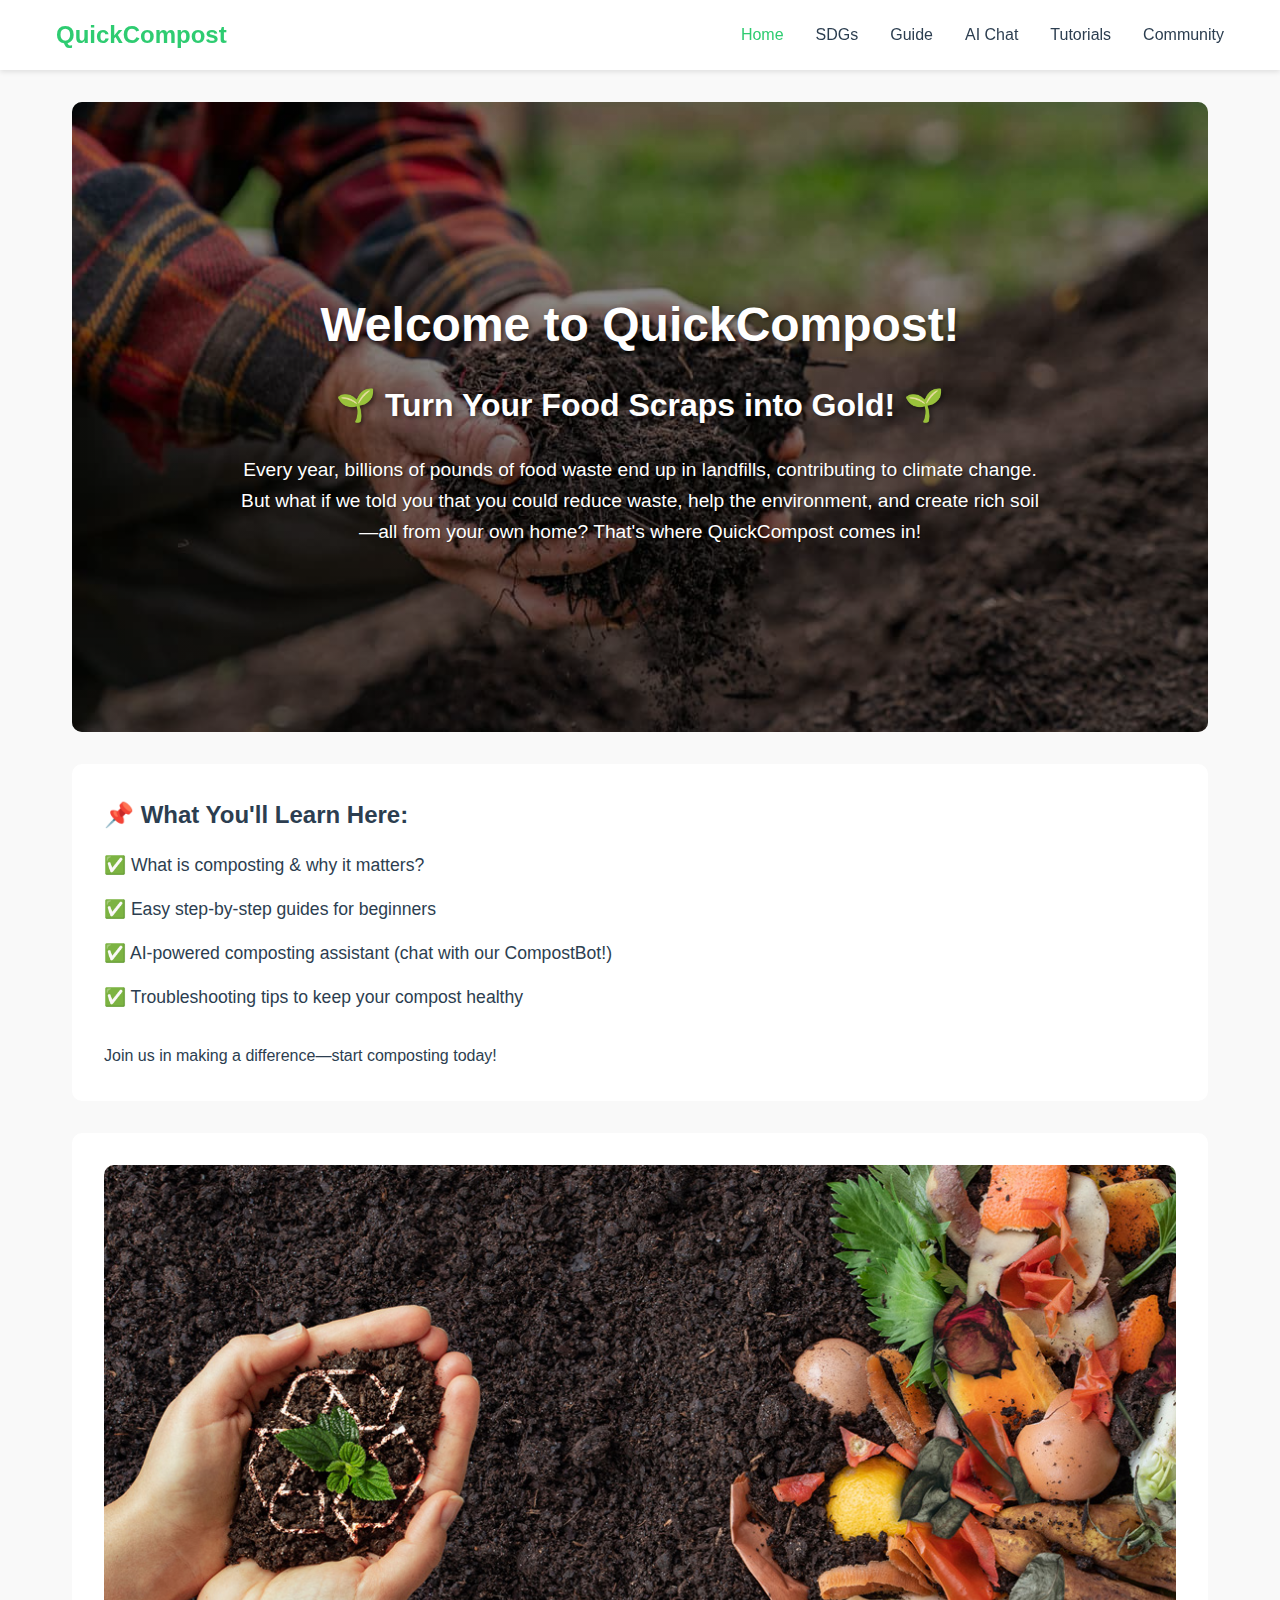
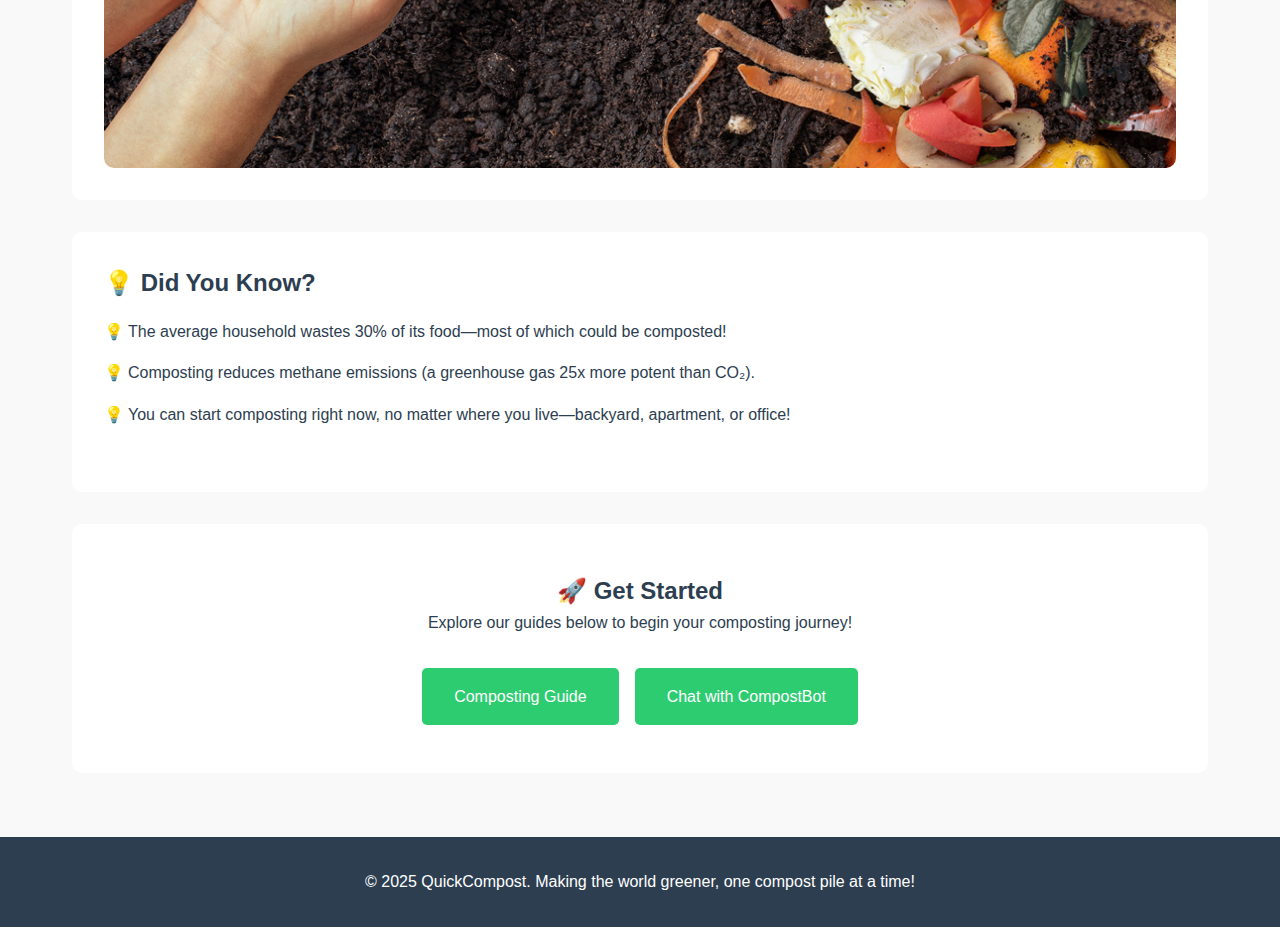
<file: index.html>
<!DOCTYPE html>
<html lang="en">
<head>
    <meta charset="UTF-8">
    <meta name="viewport" content="width=device-width, initial-scale=1.0">
    <title>QuickCompost - Turn Food Scraps into Gold!</title>
    <link rel="stylesheet" href="styles.css">
</head>
<body>
    <nav class="navbar">
        <div class="nav-container">
            <h1 class="logo">QuickCompost</h1>
            <ul class="nav-links">
                <li><a href="index.html" class="active">Home</a></li>
                <li><a href="sdgs.html">SDGs</a></li>
                <li><a href="guide.html">Guide</a></li>
                <li><a href="chat.html">AI Chat</a></li>
                <li><a href="tutorials.html">Tutorials</a></li>
                <li><a href="community.html">Community</a></li>
            </ul>
        </div>
    </nav>

    <main class="container">
        <section class="hero">
            <div class="hero-content">
                <div class="hero-image">
                    <img src="images/51155842683_58999acae8_k.jpg" alt="Beautiful compost field with young plants and a compost container">
                </div>
                <div class="hero-text-overlay">
                    <h1>Welcome to QuickCompost!</h1>
                    <h2>🌱 Turn Your Food Scraps into Gold! 🌱</h2>
                    <p class="hero-text">
                        Every year, billions of pounds of food waste end up in landfills, contributing to climate change. 
                        But what if we told you that you could reduce waste, help the environment, and create rich soil—all from your own home? 
                        That's where QuickCompost comes in!
                    </p>
                </div>
            </div>
        </section>

        <section class="features">
            <h2>📌 What You'll Learn Here:</h2>
            <ul class="feature-list">
                <li>✅ What is composting & why it matters?</li>
                <li>✅ Easy step-by-step guides for beginners</li>
                <li>✅ AI-powered composting assistant (chat with our CompostBot!)</li>
                <li>✅ Troubleshooting tips to keep your compost healthy</li>
            </ul>
            <p class="cta">Join us in making a difference—start composting today!</p>
        </section>

        <section class="comparison">
            <div class="comparison-image">
                <img src="images/composting.jpg" alt="A visual comparison of food waste in landfills vs. composted soil">
            </div>
        </section>

        <section class="facts">
            <h2>💡 Did You Know?</h2>
            <ul class="fact-list">
                <li>The average household wastes 30% of its food—most of which could be composted!</li>
                <li>Composting reduces methane emissions (a greenhouse gas 25x more potent than CO₂).</li>
                <li>You can start composting right now, no matter where you live—backyard, apartment, or office!</li>
            </ul>
        </section>

        <section class="get-started">
            <h2>🚀 Get Started</h2>
            <p>Explore our guides below to begin your composting journey!</p>
            <div class="guide-buttons">
                <a href="guide.html" class="btn">Composting Guide</a>
                <a href="chat.html" class="btn">Chat with CompostBot</a>
            </div>
        </section>
    </main>

    <footer>
        <p>&copy; 2025 QuickCompost. Making the world greener, one compost pile at a time!</p>
    </footer>
</body>
</html>
</file>
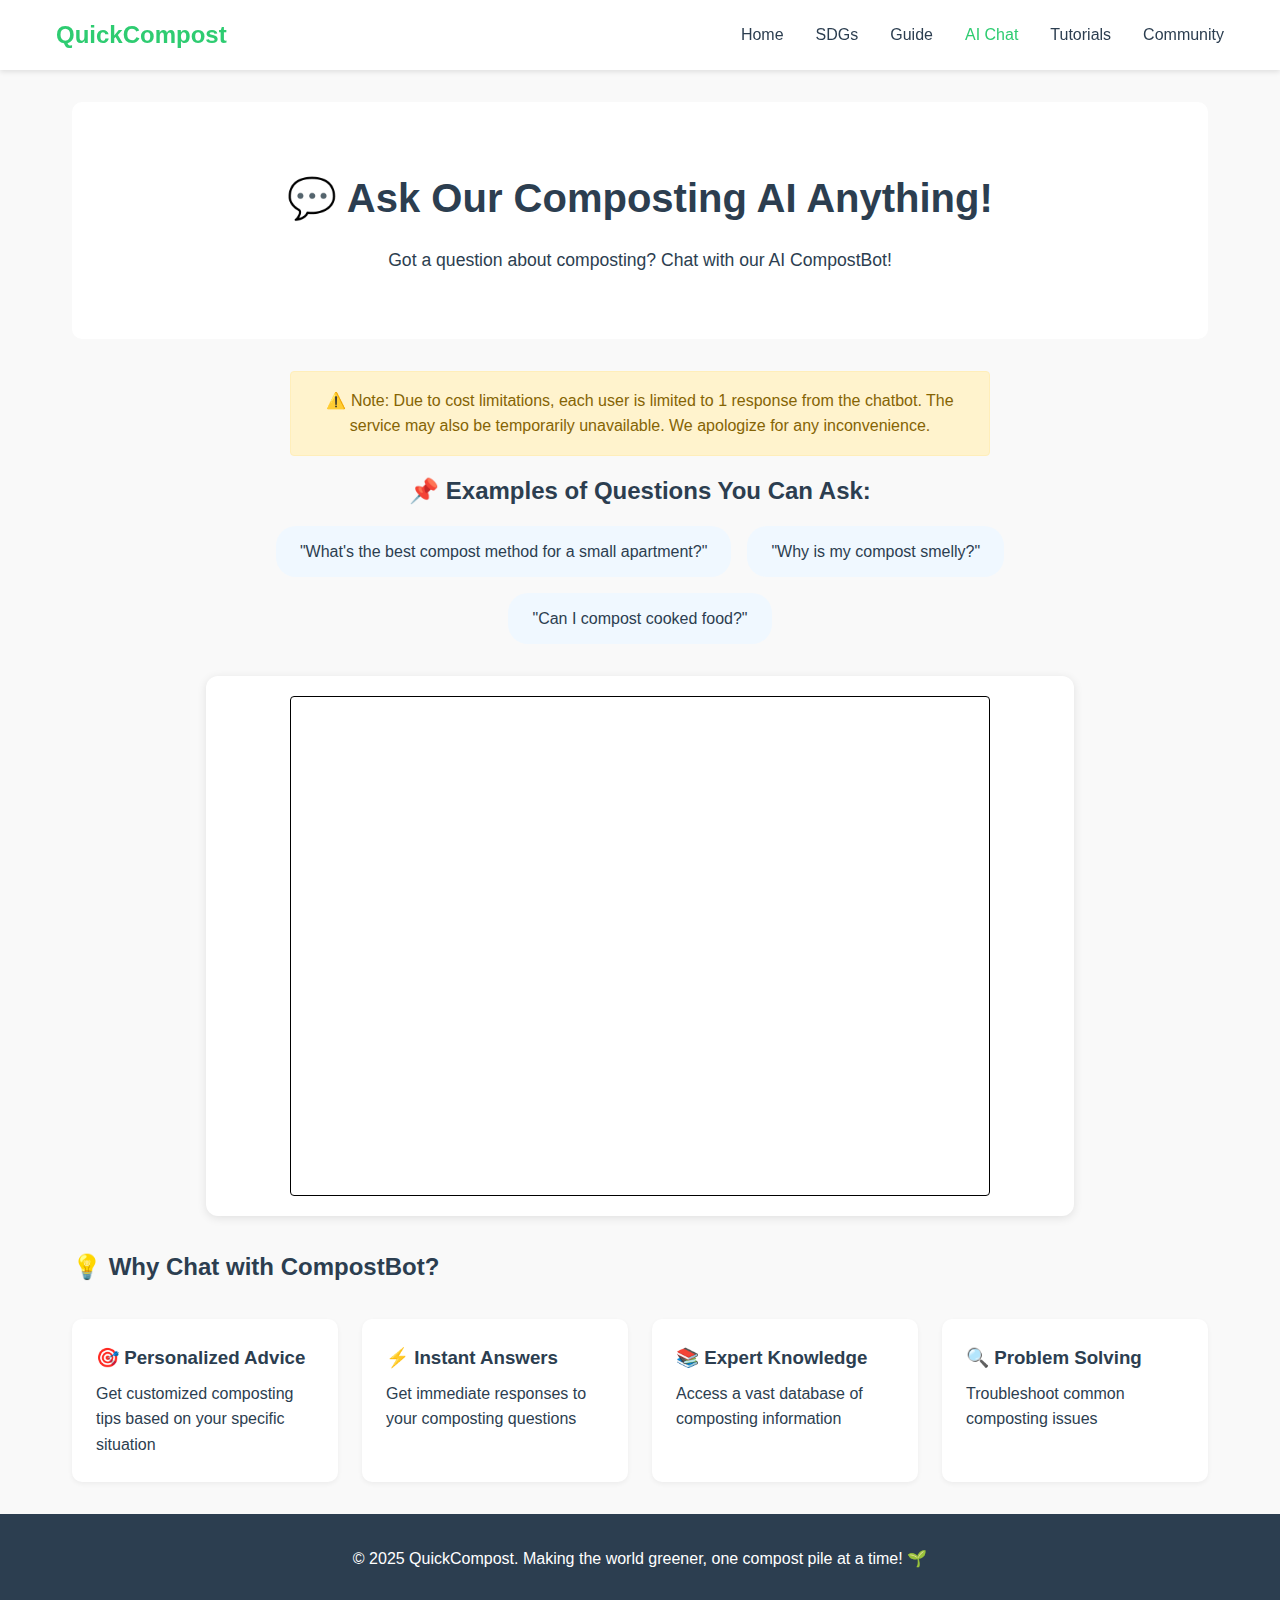
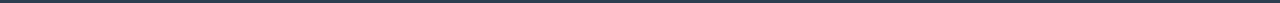
<file: chat.html>
<!DOCTYPE html>
<html lang="en">
<head>
    <meta charset="UTF-8">
    <meta name="viewport" content="width=device-width, initial-scale=1.0">
    <title>AI Chat - QuickCompost</title>
    <link rel="stylesheet" href="styles.css">
    <style>
        .disclaimer {
            background-color: #fff3cd;
            border: 1px solid #ffeeba;
            color: #856404;
            padding: 1rem;
            border-radius: 4px;
            margin: 1rem 0;
            text-align: center;
            max-width: 700px;
            margin-left: auto;
            margin-right: auto;
        }
        
        .question-bubble {
            cursor: pointer;
            transition: background-color 0.3s, transform 0.2s;
        }
        
        .question-bubble:hover {
            transform: translateY(-2px);
        }
    </style>
</head>
<body>
    <nav class="navbar">
        <div class="nav-container">
            <h1 class="logo">QuickCompost</h1>
            <ul class="nav-links">
                <li><a href="index.html">Home</a></li>
                <li><a href="sdgs.html">SDGs</a></li>
                <li><a href="guide.html">Guide</a></li>
                <li><a href="chat.html" class="active">AI Chat</a></li>
                <li><a href="tutorials.html">Tutorials</a></li>
                <li><a href="community.html">Community</a></li>
            </ul>
        </div>
    </nav>

    <main class="container">
        <section class="hero">
            <h1>💬 Ask Our Composting AI Anything!</h1>
            <p class="hero-text">
                Got a question about composting? Chat with our AI CompostBot!
            </p>
        </section>

        <section class="chat-section">
            <div class="disclaimer">
                ⚠️ Note: Due to cost limitations, each user is limited to 1 response from the chatbot. The service may also be temporarily unavailable. We apologize for any inconvenience.
            </div>

            <div class="example-questions">
                <h2>📌 Examples of Questions You Can Ask:</h2>
                <div class="question-bubbles">
                    <div class="question-bubble" onclick="sendToChat('What\'s the best compost method for a small apartment?')">
                        "What's the best compost method for a small apartment?"
                    </div>
                    <div class="question-bubble" onclick="sendToChat('Why is my compost smelly?')">
                        "Why is my compost smelly?"
                    </div>
                    <div class="question-bubble" onclick="sendToChat('Can I compost cooked food?')">
                        "Can I compost cooked food?"
                    </div>
                </div>
            </div>

            <div class="chat-container" style="display: flex; justify-content: center; padding: 20px;">
                <iframe 
                    id="embed-preview-iframe" 
                    loading="eager" 
                    src="https://embed.pickaxeproject.com/axe?id=CompostBot_7SR2M&mode=embed_gold&host=beta&theme=light&opacity=100&font_header=Real+Head+Pro&size_header=30&font_body=Real+Head+Pro&size_body=16&font_labels=Real+Head+Pro&size_labels=14&font_button=Real+Head+Pro&size_button=16&c_fb=FFFFFF&c_ff=FFFFFF&c_fbd=888888&c_rb=FFFFFF&c_bb=228DD7&c_bt=FFFFFF&c_t=000000&s_ffo=100&s_rbo=100&s_bbo=100&s_f=minimalist&s_b=filled&s_t=1&s_to=1&s_r=2" 
                    width="100%" 
                    height="500px" 
                    class="transition hover:translate-y-[-2px] hover:shadow-[0_6px_20px_0px_rgba(0,0,0,0.15)]" 
                    style="border:1px solid rgba(0, 0, 0, 1);transition:.3s;border-radius:4px;max-width:700px" 
                    frameBorder="0">
                </iframe>
            </div>
        </section>

        <section class="chat-features">
            <h2>💡 Why Chat with CompostBot?</h2>
            <div class="features-grid">
                <div class="feature-card">
                    <h3>🎯 Personalized Advice</h3>
                    <p>Get customized composting tips based on your specific situation</p>
                </div>
                <div class="feature-card">
                    <h3>⚡ Instant Answers</h3>
                    <p>Get immediate responses to your composting questions</p>
                </div>
                <div class="feature-card">
                    <h3>📚 Expert Knowledge</h3>
                    <p>Access a vast database of composting information</p>
                </div>
                <div class="feature-card">
                    <h3>🔍 Problem Solving</h3>
                    <p>Troubleshoot common composting issues</p>
                </div>
            </div>
        </section>
    </main>

    <script>
        function sendToChat(question) {
            const iframe = document.getElementById('embed-preview-iframe');
            // Send a message to the iframe with the question using Pickaxe's format
            iframe.contentWindow.postMessage({
                event: 'newMessage',
                data: {
                    message: question
                }
            }, 'https://embed.pickaxeproject.com');
        }

        // Add a visual feedback when clicking example questions
        document.querySelectorAll('.question-bubble').forEach(bubble => {
            bubble.addEventListener('click', function() {
                // Add a brief highlight effect
                this.style.backgroundColor = '#e0f0ff';
                setTimeout(() => {
                    this.style.backgroundColor = '';
                }, 200);
            });
        });
    </script>

    <footer>
        <p>&copy; 2025 QuickCompost. Making the world greener, one compost pile at a time! 🌱</p>
    </footer>
</body>
</html>
</file>
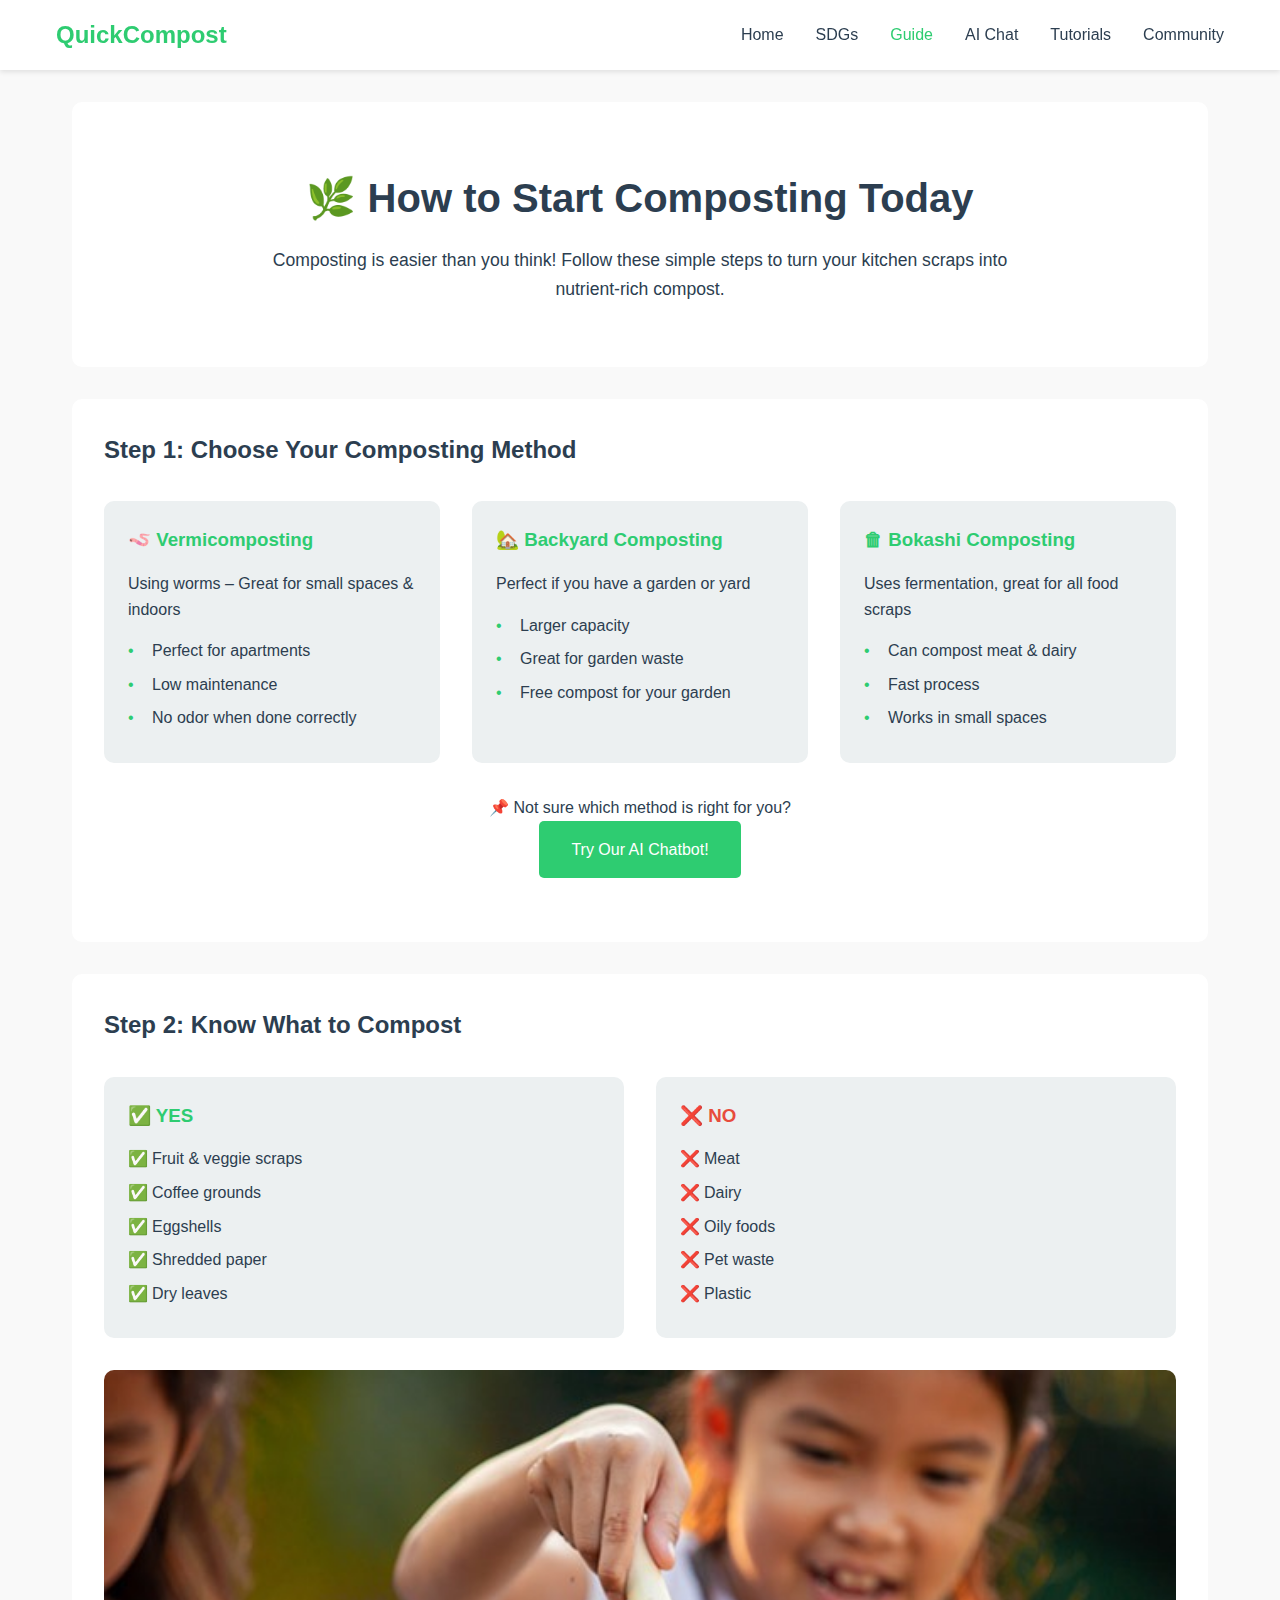
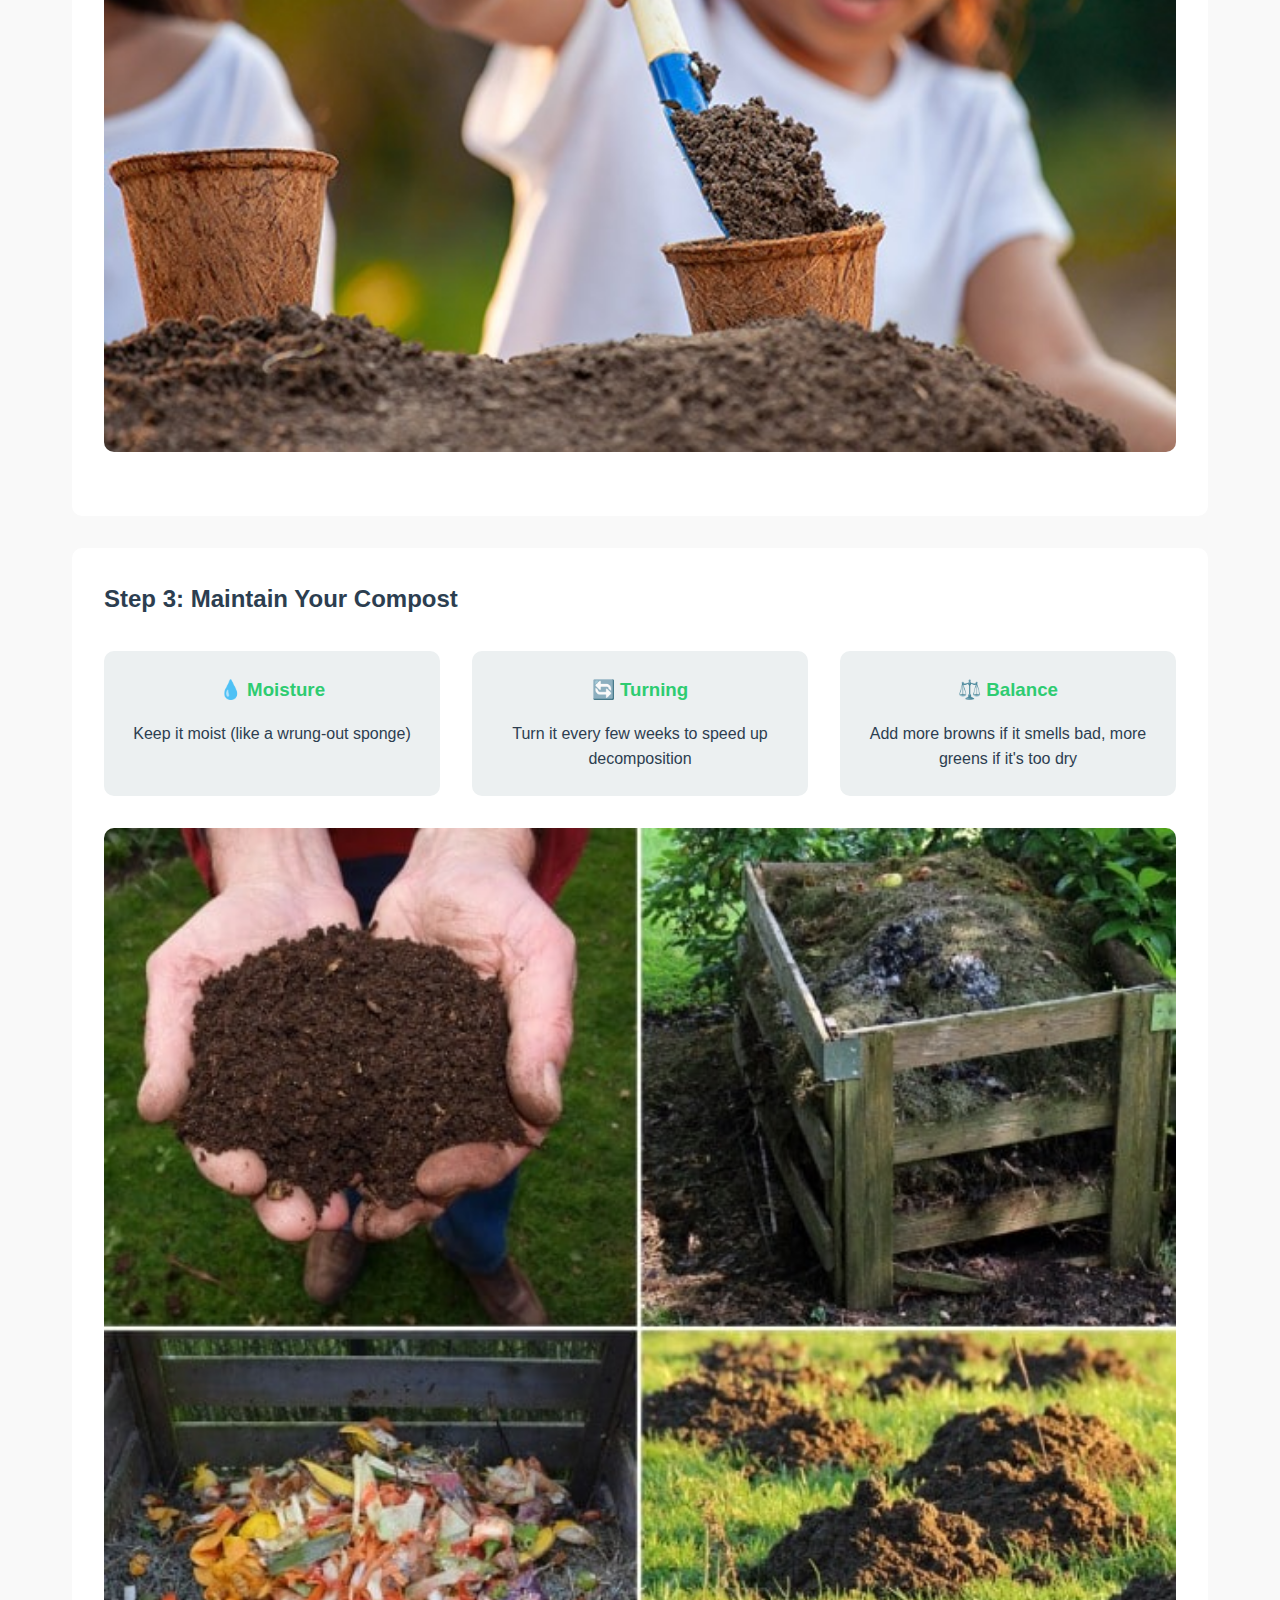
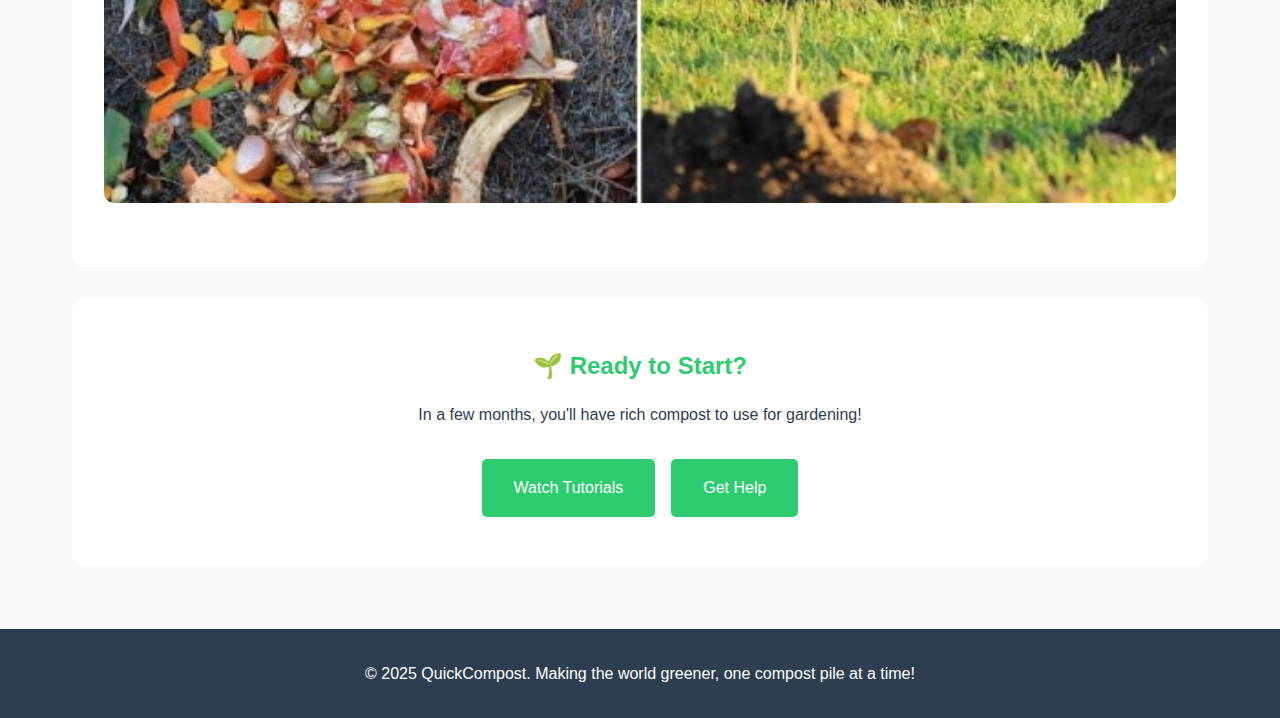
<file: guide.html>
<!DOCTYPE html>
<html lang="en">
<head>
    <meta charset="UTF-8">
    <meta name="viewport" content="width=device-width, initial-scale=1.0">
    <title>Composting Guide - QuickCompost</title>
    <link rel="stylesheet" href="styles.css">
</head>
<body>
    <nav class="navbar">
        <div class="nav-container">
            <h1 class="logo">QuickCompost</h1>
            <ul class="nav-links">
                <li><a href="index.html">Home</a></li>
                <li><a href="sdgs.html">SDGs</a></li>
                <li><a href="guide.html" class="active">Guide</a></li>
                <li><a href="chat.html">AI Chat</a></li>
                <li><a href="tutorials.html">Tutorials</a></li>
                <li><a href="community.html">Community</a></li>
            </ul>
        </div>
    </nav>

    <main class="container">
        <section class="hero">
            <h1>🌿 How to Start Composting Today</h1>
            <p class="hero-text">
                Composting is easier than you think! Follow these simple steps to turn your kitchen scraps into nutrient-rich compost.
            </p>
        </section>

        <section class="guide-step">
            <h2>Step 1: Choose Your Composting Method</h2>
            <div class="method-cards">
                <div class="method-card">
                    <h3>🪱 Vermicomposting</h3>
                    <p>Using worms – Great for small spaces & indoors</p>
                    <ul class="method-details">
                        <li>Perfect for apartments</li>
                        <li>Low maintenance</li>
                        <li>No odor when done correctly</li>
                    </ul>
                </div>

                <div class="method-card">
                    <h3>🏡 Backyard Composting</h3>
                    <p>Perfect if you have a garden or yard</p>
                    <ul class="method-details">
                        <li>Larger capacity</li>
                        <li>Great for garden waste</li>
                        <li>Free compost for your garden</li>
                    </ul>
                </div>

                <div class="method-card">
                    <h3>🗑 Bokashi Composting</h3>
                    <p>Uses fermentation, great for all food scraps</p>
                    <ul class="method-details">
                        <li>Can compost meat & dairy</li>
                        <li>Fast process</li>
                        <li>Works in small spaces</li>
                    </ul>
                </div>
            </div>
            <div class="chatbot-prompt">
                <p>📌 Not sure which method is right for you?</p>
                <a href="chat.html" class="btn">Try Our AI Chatbot!</a>
            </div>
        </section>

        <section class="guide-step">
            <h2>Step 2: Know What to Compost</h2>
            <div class="compost-lists">
                <div class="yes-list">
                    <h3>✅ YES</h3>
                    <ul>
                        <li>Fruit & veggie scraps</li>
                        <li>Coffee grounds</li>
                        <li>Eggshells</li>
                        <li>Shredded paper</li>
                        <li>Dry leaves</li>
                    </ul>
                </div>
                <div class="no-list">
                    <h3>❌ NO</h3>
                    <ul>
                        <li>Meat</li>
                        <li>Dairy</li>
                        <li>Oily foods</li>
                        <li>Pet waste</li>
                        <li>Plastic</li>
                    </ul>
                </div>
            </div>
            <div class="guide-image">
                <img src="images/HowToCompost-1.jpg" alt="Visual guide showing what to compost">
            </div>
        </section>

        <section class="guide-step">
            <h2>Step 3: Maintain Your Compost</h2>
            <div class="maintenance-tips">
                <div class="tip">
                    <h3>💧 Moisture</h3>
                    <p>Keep it moist (like a wrung-out sponge)</p>
                </div>
                <div class="tip">
                    <h3>🔄 Turning</h3>
                    <p>Turn it every few weeks to speed up decomposition</p>
                </div>
                <div class="tip">
                    <h3>⚖️ Balance</h3>
                    <p>Add more browns if it smells bad, more greens if it's too dry</p>
                </div>
            </div>
            <div class="guide-image">
                <img src="images/Aerobic-compost.jpg" alt="Proper compost maintenance diagram">
            </div>
        </section>

        <section class="success-message">
            <h2>🌱 Ready to Start?</h2>
            <p>In a few months, you'll have rich compost to use for gardening!</p>
            <div class="guide-buttons">
                <a href="tutorials.html" class="btn">Watch Tutorials</a>
                <a href="chat.html" class="btn">Get Help</a>
            </div>
        </section>
    </main>

    <footer>
        <p>&copy; 2025 QuickCompost. Making the world greener, one compost pile at a time!</p>
    </footer>
</body>
</html>
</file>
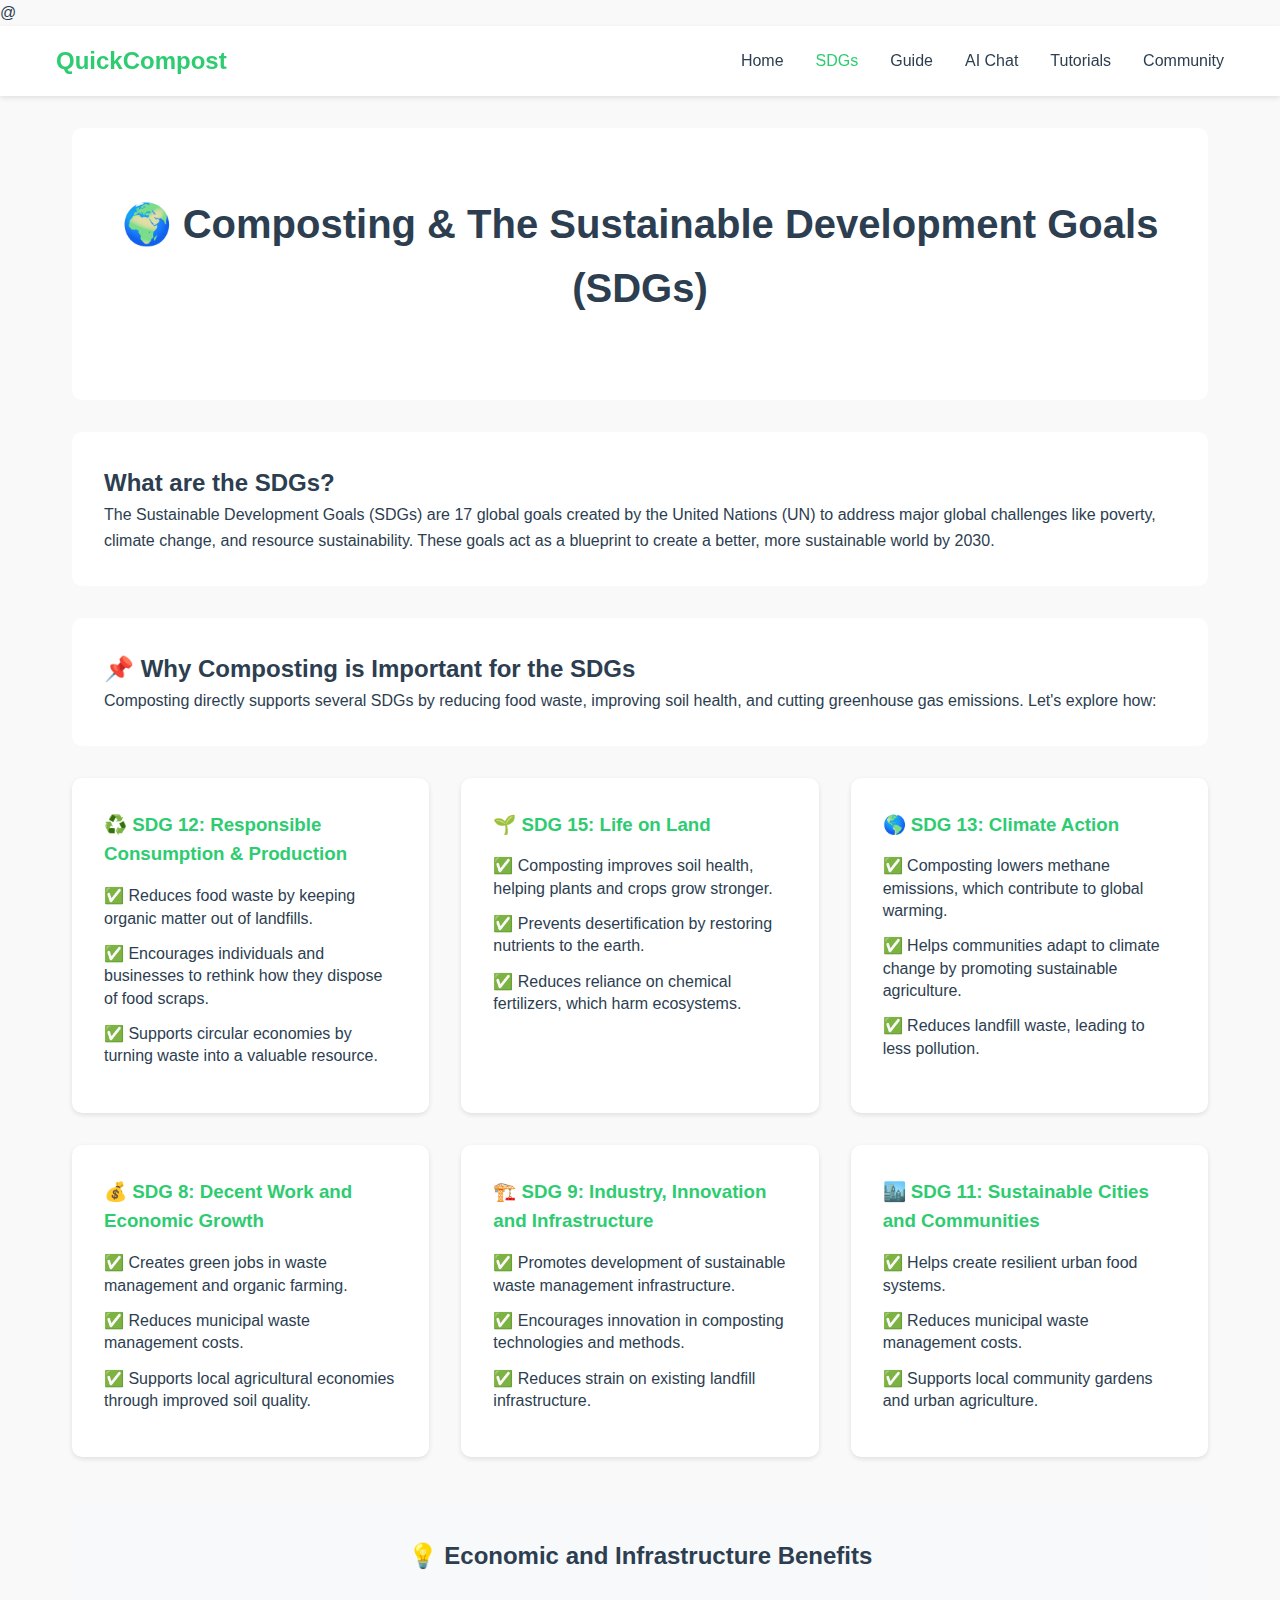
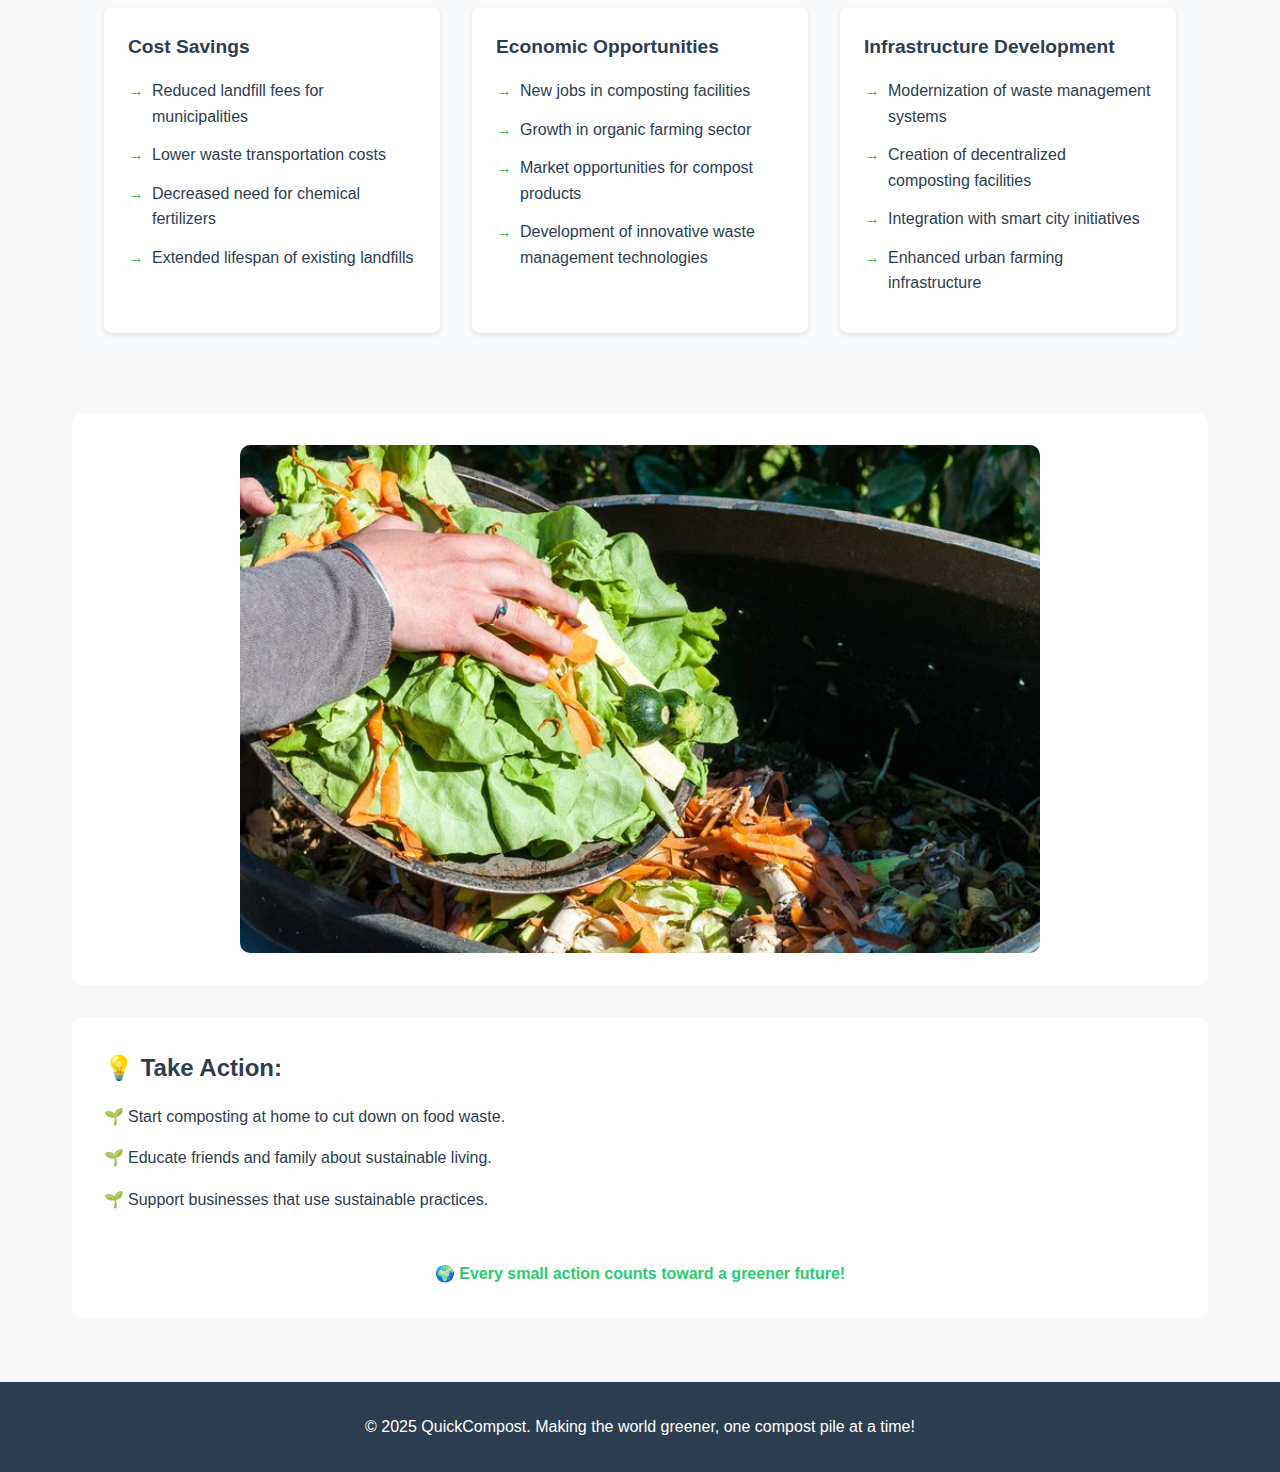
<file: sdgs.html>
@<!DOCTYPE html>
<html lang="en">
<head>
    <meta charset="UTF-8">
    <meta name="viewport" content="width=device-width, initial-scale=1.0">
    <title>SDGs - QuickCompost</title>
    <link rel="stylesheet" href="styles.css">
</head>
<body>
    <nav class="navbar">
        <div class="nav-container">
            <h1 class="logo">QuickCompost</h1>
            <ul class="nav-links">
                <li><a href="index.html">Home</a></li>
                <li><a href="sdgs.html" class="active">SDGs</a></li>
                <li><a href="guide.html">Guide</a></li>
                <li><a href="chat.html">AI Chat</a></li>
                <li><a href="tutorials.html">Tutorials</a></li>
                <li><a href="community.html">Community</a></li>
            </ul>
        </div>
    </nav>

    <main class="container">
        <section class="hero">
            <h1>🌍 Composting & The Sustainable Development Goals (SDGs)</h1>
        </section>

        <section class="sdg-intro">
            <h2>What are the SDGs?</h2>
            <p>
                The Sustainable Development Goals (SDGs) are 17 global goals created by the United Nations (UN) 
                to address major global challenges like poverty, climate change, and resource sustainability. 
                These goals act as a blueprint to create a better, more sustainable world by 2030.
            </p>
        </section>

        <section class="sdg-importance">
            <h2>📌 Why Composting is Important for the SDGs</h2>
            <p>
                Composting directly supports several SDGs by reducing food waste, improving soil health, 
                and cutting greenhouse gas emissions. Let's explore how:
            </p>
        </section>

        <div class="sdg-cards">
            <section class="sdg-card">
                <h3>♻️ SDG 12: Responsible Consumption & Production</h3>
                <ul>
                    <li>✅ Reduces food waste by keeping organic matter out of landfills.</li>
                    <li>✅ Encourages individuals and businesses to rethink how they dispose of food scraps.</li>
                    <li>✅ Supports circular economies by turning waste into a valuable resource.</li>
                </ul>
            </section>

            <section class="sdg-card">
                <h3>🌱 SDG 15: Life on Land</h3>
                <ul>
                    <li>✅ Composting improves soil health, helping plants and crops grow stronger.</li>
                    <li>✅ Prevents desertification by restoring nutrients to the earth.</li>
                    <li>✅ Reduces reliance on chemical fertilizers, which harm ecosystems.</li>
                </ul>
            </section>

            <section class="sdg-card">
                <h3>🌎 SDG 13: Climate Action</h3>
                <ul>
                    <li>✅ Composting lowers methane emissions, which contribute to global warming.</li>
                    <li>✅ Helps communities adapt to climate change by promoting sustainable agriculture.</li>
                    <li>✅ Reduces landfill waste, leading to less pollution.</li>
                </ul>
            </section>

            <section class="sdg-card">
                <h3>💰 SDG 8: Decent Work and Economic Growth</h3>
                <ul>
                    <li>✅ Creates green jobs in waste management and organic farming.</li>
                    <li>✅ Reduces municipal waste management costs.</li>
                    <li>✅ Supports local agricultural economies through improved soil quality.</li>
                </ul>
            </section>

            <section class="sdg-card">
                <h3>🏗️ SDG 9: Industry, Innovation and Infrastructure</h3>
                <ul>
                    <li>✅ Promotes development of sustainable waste management infrastructure.</li>
                    <li>✅ Encourages innovation in composting technologies and methods.</li>
                    <li>✅ Reduces strain on existing landfill infrastructure.</li>
                </ul>
            </section>

            <section class="sdg-card">
                <h3>🏙️ SDG 11: Sustainable Cities and Communities</h3>
                <ul>
                    <li>✅ Helps create resilient urban food systems.</li>
                    <li>✅ Reduces municipal waste management costs.</li>
                    <li>✅ Supports local community gardens and urban agriculture.</li>
                </ul>
            </section>
        </div>

        <section class="sdg-impact">
            <h2>💡 Economic and Infrastructure Benefits</h2>
            <div class="impact-points">
                <div class="impact-point">
                    <h3>Cost Savings</h3>
                    <ul>
                        <li>Reduced landfill fees for municipalities</li>
                        <li>Lower waste transportation costs</li>
                        <li>Decreased need for chemical fertilizers</li>
                        <li>Extended lifespan of existing landfills</li>
                    </ul>
                </div>
                <div class="impact-point">
                    <h3>Economic Opportunities</h3>
                    <ul>
                        <li>New jobs in composting facilities</li>
                        <li>Growth in organic farming sector</li>
                        <li>Market opportunities for compost products</li>
                        <li>Development of innovative waste management technologies</li>
                    </ul>
                </div>
                <div class="impact-point">
                    <h3>Infrastructure Development</h3>
                    <ul>
                        <li>Modernization of waste management systems</li>
                        <li>Creation of decentralized composting facilities</li>
                        <li>Integration with smart city initiatives</li>
                        <li>Enhanced urban farming infrastructure</li>
                    </ul>
                </div>
            </div>
        </section>

        <section class="sdg-image">
            <div class="sdg-visual">
                <img src="images/composting_final.webp" alt="Composting's impact on Sustainable Development Goals">
            </div>
        </section>

        <section class="take-action">
            <h2>💡 Take Action:</h2>
            <ul class="action-list">
                <li>Start composting at home to cut down on food waste.</li>
                <li>Educate friends and family about sustainable living.</li>
                <li>Support businesses that use sustainable practices.</li>
            </ul>
            <p class="action-footer">🌍 Every small action counts toward a greener future!</p>
        </section>
    </main>

    <footer>
        <p>&copy; 2025 QuickCompost. Making the world greener, one compost pile at a time!</p>
    </footer>
</body>
</html>
</file>
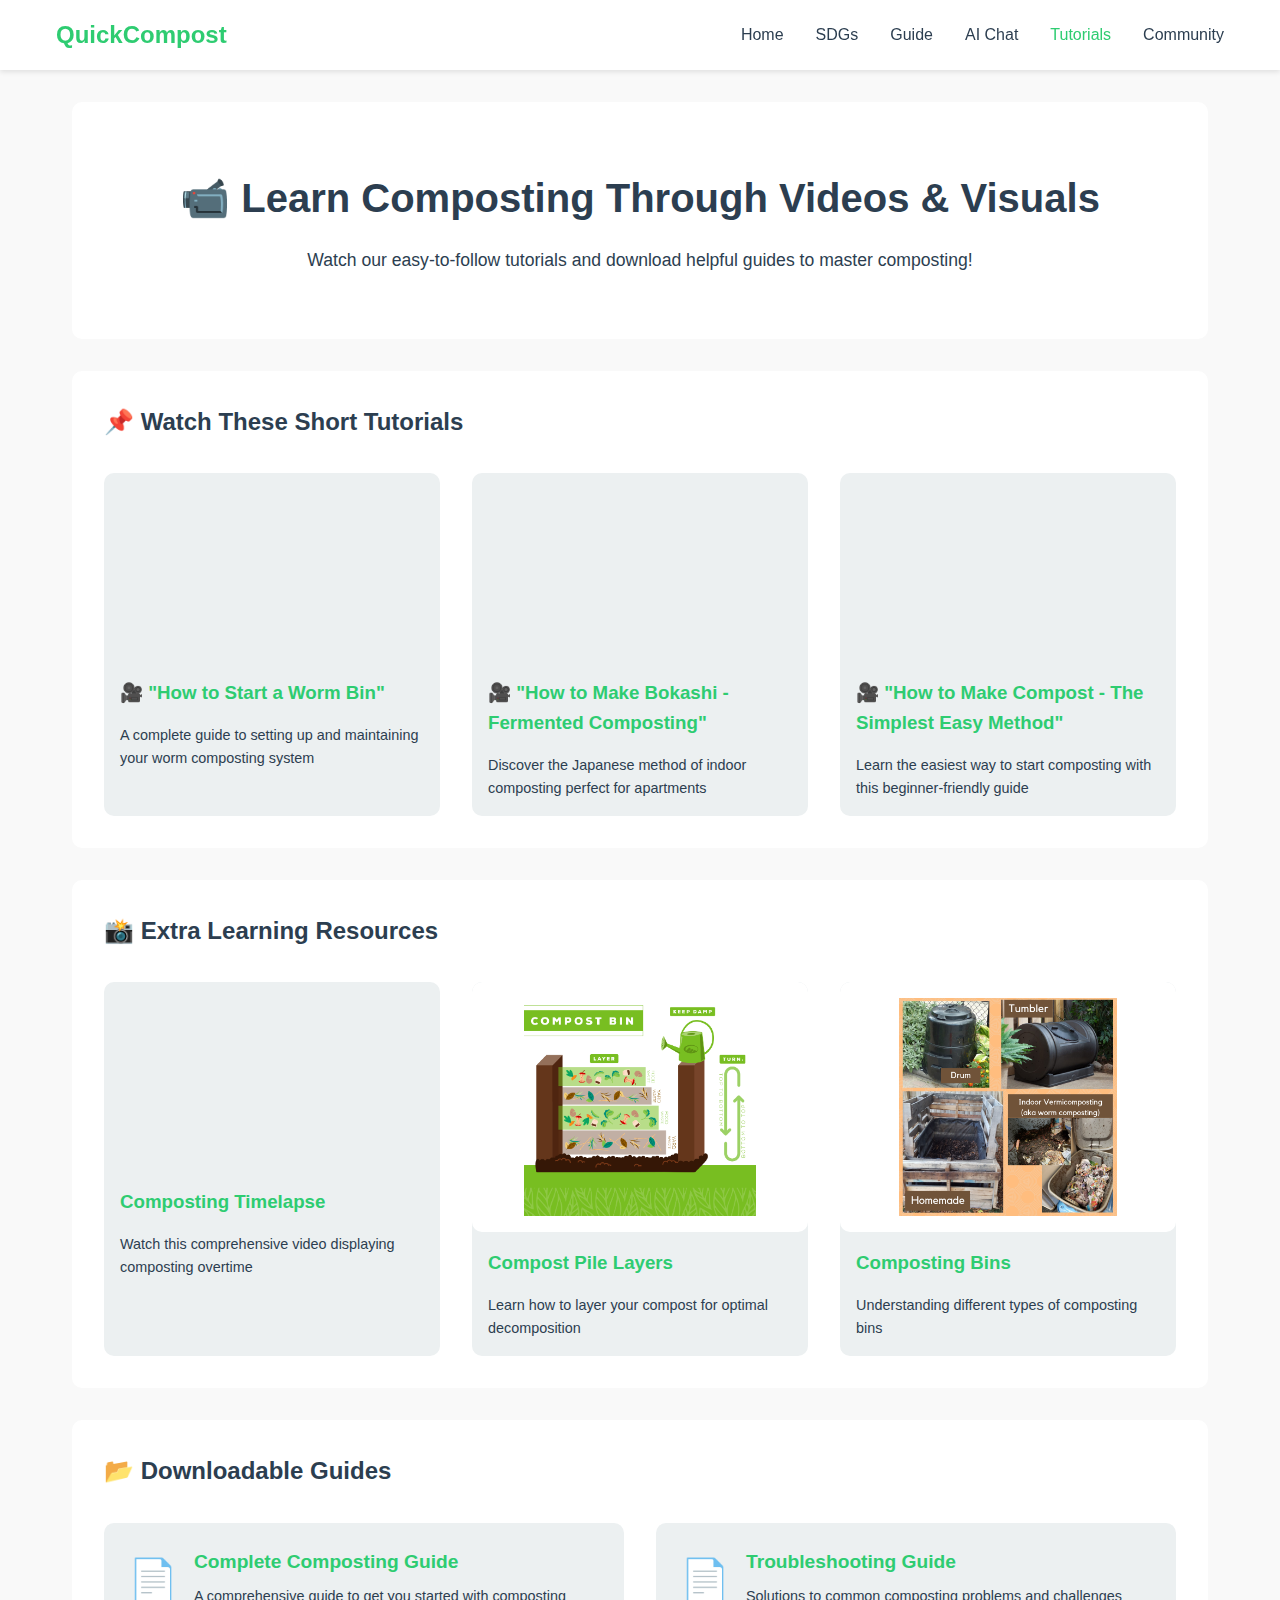
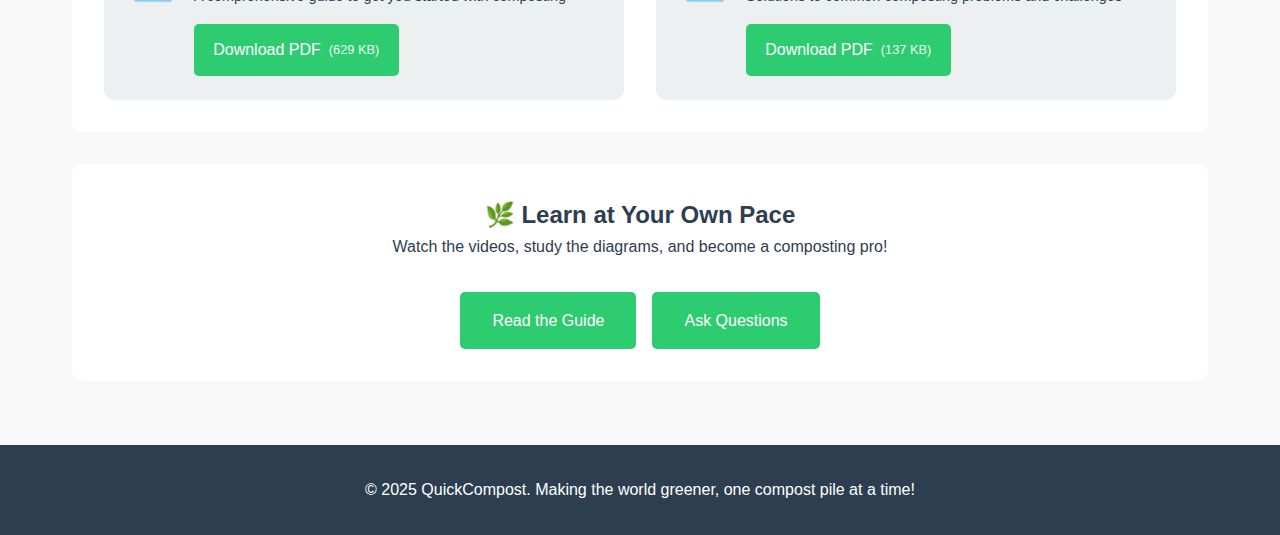
<file: tutorials.html>
<!DOCTYPE html>
<html lang="en">
<head>
    <meta charset="UTF-8">
    <meta name="viewport" content="width=device-width, initial-scale=1.0">
    <title>Tutorials - QuickCompost</title>
    <link rel="stylesheet" href="styles.css">
</head>
<body>
    <nav class="navbar">
        <div class="nav-container">
            <h1 class="logo">QuickCompost</h1>
            <ul class="nav-links">
                <li><a href="index.html">Home</a></li>
                <li><a href="sdgs.html">SDGs</a></li>
                <li><a href="guide.html">Guide</a></li>
                <li><a href="chat.html">AI Chat</a></li>
                <li><a href="tutorials.html" class="active">Tutorials</a></li>
                <li><a href="community.html">Community</a></li>
            </ul>
        </div>
    </nav>

    <main class="container">
        <section class="hero">
            <h1>📹 Learn Composting Through Videos & Visuals</h1>
            <p class="hero-text">
                Watch our easy-to-follow tutorials and download helpful guides to master composting!
            </p>
        </section>

        <section class="video-tutorials">
            <h2>📌 Watch These Short Tutorials</h2>
            <div class="video-grid">
                <div class="video-card">
                    <div class="video-container">
                        <iframe 
                            src="https://www.youtube.com/embed/AF-jzWKMdwE" 
                            title="How to Start a Worm Bin"
                            frameborder="0" 
                            allow="accelerometer; autoplay; clipboard-write; encrypted-media; gyroscope; picture-in-picture" 
                            allowfullscreen>
                        </iframe>
                    </div>
                    <h3>🎥 "How to Start a Worm Bin"</h3>
                    <p>A complete guide to setting up and maintaining your worm composting system</p>
                </div>

                <div class="video-card">
                    <div class="video-container">
                        <iframe 
                            src="https://www.youtube.com/embed/tJSyIVoAtbI" 
                            title="How to Make Bokashi - Fermented Composting"
                            frameborder="0" 
                            allow="accelerometer; autoplay; clipboard-write; encrypted-media; gyroscope; picture-in-picture" 
                            allowfullscreen>
                        </iframe>
                    </div>
                    <h3>🎥 "How to Make Bokashi - Fermented Composting"</h3>
                    <p>Discover the Japanese method of indoor composting perfect for apartments</p>
                </div>

                <div class="video-card">
                    <div class="video-container">
                        <iframe 
                            src="https://www.youtube.com/embed/B43nL_xGs5Q" 
                            title="How to Make Compost - The Simplest Easy Method"
                            frameborder="0" 
                            allow="accelerometer; autoplay; clipboard-write; encrypted-media; gyroscope; picture-in-picture" 
                            allowfullscreen>
                        </iframe>
                    </div>
                    <h3>🎥 "How to Make Compost - The Simplest Easy Method"</h3>
                    <p>Learn the easiest way to start composting with this beginner-friendly guide</p>
                </div>
            </div>
        </section>

        <section class="visual-guides">
            <h2>📸 Extra Learning Resources</h2>
            <div class="guide-grid">
                <div class="guide-card">
                    <div class="video-container">
                        <iframe 
                            src="https://www.youtube.com/embed/R4wS1qW3q9s" 
                            title="Composting Guide Video"
                            frameborder="0" 
                            allow="accelerometer; autoplay; clipboard-write; encrypted-media; gyroscope; picture-in-picture" 
                            allowfullscreen>
                        </iframe>
                    </div>
                    <h3>Composting Timelapse</h3>
                    <p>Watch this comprehensive video displaying composting overtime</p>
                </div>

                <div class="guide-card">
                    <div class="guide-image">
                        <img src="images/Compost-Layers.png" alt="Detailed diagram of compost pile layers">
                    </div>
                    <h3>Compost Pile Layers</h3>
                    <p>Learn how to layer your compost for optimal decomposition</p>
                </div>

                <div class="guide-card">
                    <div class="guide-image">
                        <img src="images/636975690015370000.png" alt="Composting process and benefits illustration">
                    </div>
                    <h3>Composting Bins</h3>
                    <p>Understanding different types of composting bins</p>
                </div>
            </div>
        </section>

        <section class="downloadable-guides">
            <h2>📂 Downloadable Guides</h2>
            <div class="download-grid">
                <div class="download-card">
                    <div class="download-icon">📄</div>
                    <div class="download-info">
                        <h3>Complete Composting Guide</h3>
                        <p>A comprehensive guide to get you started with composting</p>
                        <a href="pdfs/compost-guide-2-3.pdf" class="download-btn" download target="_blank">
                            <span class="download-text">Download PDF</span>
                            <span class="download-size">(629 KB)</span>
                        </a>
                    </div>
                </div>

                <div class="download-card">
                    <div class="download-icon">📄</div>
                    <div class="download-info">
                        <h3>Troubleshooting Guide</h3>
                        <p>Solutions to common composting problems and challenges</p>
                        <a href="pdfs/Compost-Trouble-Shooting-Guide.pdf" class="download-btn" download target="_blank">
                            <span class="download-text">Download PDF</span>
                            <span class="download-size">(137 KB)</span>
                        </a>
                    </div>
                </div>
            </div>
        </section>

        <section class="learning-cta">
            <h2>🌿 Learn at Your Own Pace</h2>
            <p>Watch the videos, study the diagrams, and become a composting pro!</p>
            <div class="cta-buttons">
                <a href="guide.html" class="btn">Read the Guide</a>
                <a href="chat.html" class="btn">Ask Questions</a>
            </div>
        </section>
    </main>

    <footer>
        <p>&copy; 2025 QuickCompost. Making the world greener, one compost pile at a time!</p>
    </footer>
</body>
</html>
</file>
<file: styles.css>
/* Global Styles */
:root {
    --primary-color: #2ecc71;
    --secondary-color: #27ae60;
    --dark-color: #2c3e50;
    --light-color: #ecf0f1;
    --accent-color: #e74c3c;
}

* {
    margin: 0;
    padding: 0;
    box-sizing: border-box;
}

body {
    font-family: 'Segoe UI', Tahoma, Geneva, Verdana, sans-serif;
    line-height: 1.6;
    color: var(--dark-color);
    background-color: #f9f9f9;
}

/* Navigation */
.navbar {
    background-color: white;
    box-shadow: 0 2px 5px rgba(0,0,0,0.1);
    position: sticky;
    top: 0;
    z-index: 1000;
}

.nav-container {
    max-width: 1200px;
    margin: 0 auto;
    padding: 1rem;
    display: flex;
    justify-content: space-between;
    align-items: center;
}

.logo {
    color: var(--primary-color);
    font-size: 1.5rem;
    font-weight: bold;
}

.nav-links {
    display: flex;
    list-style: none;
    gap: 2rem;
}

.nav-links a {
    text-decoration: none;
    color: var(--dark-color);
    font-weight: 500;
    transition: color 0.3s ease;
}

.nav-links a:hover,
.nav-links a.active {
    color: var(--primary-color);
}

/* Container */
.container {
    max-width: 1200px;
    margin: 0 auto;
    padding: 2rem;
}

/* Hero Section */
.hero {
    text-align: center;
    margin-bottom: 2rem;
    border-radius: 10px;
    overflow: hidden;
    position: relative;
    padding: 0;
    background-color: transparent;
}

/* Add specific styles for non-home pages */
.hero:not(:has(.hero-content)) {
    background-color: white;
    padding: 4rem 2rem;
}

.hero:not(:has(.hero-content)) h1 {
    color: var(--dark-color);
    font-size: 2.5rem;
    margin-bottom: 1rem;
}

.hero:not(:has(.hero-content)) .hero-text {
    color: var(--dark-color);
    text-shadow: none;
    font-size: 1.1rem;
}

/* Home page hero styles */
.hero-content {
    position: relative;
    width: 100%;
}

.hero-image {
    width: 100%;
    height: 70vh;
    position: relative;
    min-height: 500px;
}

.hero-image img {
    width: 100%;
    height: 100%;
    object-fit: cover;
    object-position: center;
    display: block;
}

.hero-text-overlay {
    position: absolute;
    top: 0;
    left: 0;
    right: 0;
    bottom: 0;
    background: linear-gradient(rgba(0, 0, 0, 0.4), rgba(0, 0, 0, 0.6));
    display: flex;
    flex-direction: column;
    justify-content: center;
    align-items: center;
    padding: 2rem;
    color: white;
}

.hero-text-overlay h1 {
    font-size: 3rem;
    margin-bottom: 1rem;
    color: white;
    text-shadow: 2px 2px 4px rgba(0, 0, 0, 0.5);
}

.hero-text-overlay h2 {
    font-size: 2rem;
    margin-bottom: 1.5rem;
    color: white;
    text-shadow: 2px 2px 4px rgba(0, 0, 0, 0.5);
}

.hero-text {
    max-width: 800px;
    margin: 0 auto;
    font-size: 1.2rem;
    line-height: 1.6;
    color: white;
    text-shadow: 1px 1px 2px rgba(0, 0, 0, 0.5);
}

/* Features Section */
.features {
    background-color: white;
    padding: 2rem;
    border-radius: 10px;
    margin-bottom: 2rem;
}

.feature-list {
    list-style: none;
    padding: 1rem 0;
}

.feature-list li {
    margin-bottom: 1rem;
    font-size: 1.1rem;
}

/* Comparison Section */
.comparison {
    background-color: white;
    padding: 2rem;
    border-radius: 10px;
    margin-bottom: 2rem;
    text-align: center;
}

.image-placeholder {
    background-color: var(--light-color);
    padding: 2rem;
    border-radius: 5px;
    color: var(--dark-color);
}

/* Facts Section */
.facts {
    background-color: white;
    padding: 2rem;
    border-radius: 10px;
    margin-bottom: 2rem;
}

.fact-list {
    list-style: none;
    padding: 1rem 0;
}

.fact-list li {
    margin-bottom: 1rem;
    padding-left: 1.5rem;
    position: relative;
}

.fact-list li:before {
    content: "💡";
    position: absolute;
    left: 0;
}

/* Get Started Section */
.get-started {
    text-align: center;
    padding: 3rem;
    background-color: white;
    border-radius: 10px;
    margin-bottom: 2rem;
}

.guide-buttons {
    display: flex;
    gap: 1rem;
    justify-content: center;
    margin-top: 2rem;
}

.btn {
    display: inline-block;
    padding: 1rem 2rem;
    background-color: var(--primary-color);
    color: white;
    text-decoration: none;
    border-radius: 5px;
    transition: background-color 0.3s ease;
}

.btn:hover {
    background-color: var(--secondary-color);
}

/* Footer */
footer {
    text-align: center;
    padding: 2rem;
    background-color: var(--dark-color);
    color: white;
}

/* SDG Page Styles */
.sdg-intro,
.sdg-importance {
    background-color: white;
    padding: 2rem;
    border-radius: 10px;
    margin-bottom: 2rem;
}

.sdg-cards {
    display: grid;
    grid-template-columns: repeat(auto-fit, minmax(300px, 1fr));
    gap: 2rem;
    margin-bottom: 2rem;
}

.sdg-card {
    background-color: white;
    padding: 2rem;
    border-radius: 10px;
    box-shadow: 0 2px 5px rgba(0,0,0,0.1);
    transition: transform 0.3s ease;
}

.sdg-card:hover {
    transform: translateY(-5px);
}

.sdg-card h3 {
    color: var(--primary-color);
    margin-bottom: 1rem;
}

.sdg-card ul {
    list-style: none;
    padding: 0;
}

.sdg-card li {
    margin-bottom: 0.8rem;
    line-height: 1.4;
}

.sdg-image {
    background-color: white;
    padding: 2rem;
    border-radius: 10px;
    margin-bottom: 2rem;
    text-align: center;
}

.take-action {
    background-color: white;
    padding: 2rem;
    border-radius: 10px;
    margin-bottom: 2rem;
}

.action-list {
    list-style: none;
    padding: 1rem 0;
}

.action-list li {
    margin-bottom: 1rem;
    padding-left: 1.5rem;
    position: relative;
}

.action-list li:before {
    content: "🌱";
    position: absolute;
    left: 0;
}

.action-footer {
    text-align: center;
    font-weight: bold;
    color: var(--primary-color);
    margin-top: 1rem;
}

/* Guide Page Styles */
.guide-step {
    background-color: white;
    padding: 2rem;
    border-radius: 10px;
    margin-bottom: 2rem;
}

.method-cards {
    display: grid;
    grid-template-columns: repeat(auto-fit, minmax(250px, 1fr));
    gap: 2rem;
    margin: 2rem 0;
}

.method-card {
    background-color: var(--light-color);
    padding: 1.5rem;
    border-radius: 10px;
    transition: transform 0.3s ease;
}

.method-card:hover {
    transform: translateY(-5px);
}

.method-card h3 {
    color: var(--primary-color);
    margin-bottom: 1rem;
}

.method-details {
    list-style: none;
    padding: 0;
    margin-top: 1rem;
}

.method-details li {
    margin-bottom: 0.5rem;
    padding-left: 1.5rem;
    position: relative;
}

.method-details li:before {
    content: "•";
    color: var(--primary-color);
    position: absolute;
    left: 0;
}

.chatbot-prompt {
    text-align: center;
    margin: 2rem 0;
}

.compost-lists {
    display: grid;
    grid-template-columns: repeat(auto-fit, minmax(200px, 1fr));
    gap: 2rem;
    margin: 2rem 0;
}

.yes-list, .no-list {
    background-color: var(--light-color);
    padding: 1.5rem;
    border-radius: 10px;
}

.yes-list h3 {
    color: var(--primary-color);
}

.no-list h3 {
    color: var(--accent-color);
}

.yes-list ul, .no-list ul {
    list-style: none;
    padding: 0;
    margin-top: 1rem;
}

.yes-list li, .no-list li {
    margin-bottom: 0.5rem;
    padding-left: 1.5rem;
    position: relative;
}

.yes-list li:before {
    content: "✅";
    position: absolute;
    left: 0;
}

.no-list li:before {
    content: "❌";
    position: absolute;
    left: 0;
}

.maintenance-tips {
    display: grid;
    grid-template-columns: repeat(auto-fit, minmax(200px, 1fr));
    gap: 2rem;
    margin: 2rem 0;
}

.tip {
    background-color: var(--light-color);
    padding: 1.5rem;
    border-radius: 10px;
    text-align: center;
}

.tip h3 {
    color: var(--primary-color);
    margin-bottom: 1rem;
}

.video-placeholder {
    background-color: var(--light-color);
    padding: 2rem;
    border-radius: 10px;
    margin: 2rem 0;
    text-align: center;
}

.success-message {
    text-align: center;
    background-color: white;
    padding: 3rem;
    border-radius: 10px;
    margin-bottom: 2rem;
}

.success-message h2 {
    color: var(--primary-color);
    margin-bottom: 1rem;
}

/* Chat Page Styles */
.chat-section {
    max-width: 900px;
    margin: 2rem auto;
    padding: 0 1rem;
}

.example-questions {
    margin-bottom: 2rem;
    text-align: center;
}

.question-bubbles {
    display: flex;
    flex-wrap: wrap;
    gap: 1rem;
    justify-content: center;
    margin-top: 1rem;
}

.question-bubble {
    background-color: #f0f8ff;
    padding: 0.8rem 1.5rem;
    border-radius: 20px;
    cursor: pointer;
    transition: background-color 0.3s;
}

.question-bubble:hover {
    background-color: #e0f0ff;
}

.chat-container {
    background-color: white;
    border-radius: 12px;
    box-shadow: 0 2px 10px rgba(0, 0, 0, 0.1);
    overflow: hidden;
}

.chat-messages {
    height: 400px;
    overflow-y: auto;
    padding: 1.5rem;
}

.message {
    display: flex;
    margin-bottom: 1rem;
    animation: fadeIn 0.3s ease-in;
}

.message.user {
    justify-content: flex-end;
}

.message-content {
    max-width: 70%;
    padding: 1rem;
    border-radius: 12px;
    line-height: 1.4;
}

.message.bot .message-content {
    background-color: #f0f8ff;
    border-radius: 12px 12px 12px 0;
}

.message.user .message-content {
    background-color: #4CAF50;
    color: white;
    border-radius: 12px 12px 0 12px;
}

.chat-input {
    display: flex;
    padding: 1rem;
    background-color: #f8f9fa;
    border-top: 1px solid #eee;
}

.chat-input input {
    flex: 1;
    padding: 0.8rem;
    border: 1px solid #ddd;
    border-radius: 8px;
    margin-right: 0.5rem;
    font-size: 1rem;
}

.chat-input input:focus {
    outline: none;
    border-color: #4CAF50;
}

.send-btn {
    padding: 0.8rem 1.5rem;
    background-color: #4CAF50;
    color: white;
    border: none;
    border-radius: 8px;
    cursor: pointer;
    transition: background-color 0.3s;
}

.send-btn:hover {
    background-color: #45a049;
}

.features-grid {
    display: grid;
    grid-template-columns: repeat(auto-fit, minmax(250px, 1fr));
    gap: 1.5rem;
    margin-top: 2rem;
}

.feature-card {
    background-color: white;
    padding: 1.5rem;
    border-radius: 10px;
    box-shadow: 0 2px 5px rgba(0, 0, 0, 0.05);
    transition: transform 0.3s ease;
}

.feature-card:hover {
    transform: translateY(-5px);
}

.feature-card h3 {
    margin-bottom: 0.5rem;
    color: #2c3e50;
}

@keyframes fadeIn {
    from {
        opacity: 0;
        transform: translateY(10px);
    }
    to {
        opacity: 1;
        transform: translateY(0);
    }
}

@media (max-width: 768px) {
    .message-content {
        max-width: 85%;
    }

    .question-bubbles {
        flex-direction: column;
        align-items: stretch;
    }

    .question-bubble {
        text-align: center;
    }
}

/* Tutorials Page Styles */
.video-tutorials,
.visual-guides,
.downloadable-guides,
.learning-cta {
    background-color: white;
    padding: 2rem;
    border-radius: 10px;
    margin-bottom: 2rem;
}

.video-grid,
.guide-grid {
    display: grid;
    grid-template-columns: repeat(auto-fit, minmax(300px, 1fr));
    gap: 2rem;
    margin-top: 2rem;
}

.video-card,
.guide-card {
    background-color: var(--light-color);
    border-radius: 10px;
    overflow: hidden;
    transition: transform 0.3s ease;
}

.video-card:hover,
.guide-card:hover {
    transform: translateY(-5px);
}

.video-placeholder,
.image-placeholder {
    background-color: #dde4e6;
    height: 200px;
    display: flex;
    align-items: center;
    justify-content: center;
    color: var(--dark-color);
}

.video-card h3,
.guide-card h3 {
    padding: 1rem;
    margin: 0;
    color: var(--primary-color);
}

.video-card p,
.guide-card p {
    padding: 0 1rem 1rem;
    margin: 0;
    font-size: 0.9rem;
}

.download-grid {
    display: grid;
    grid-template-columns: repeat(auto-fit, minmax(300px, 1fr));
    gap: 2rem;
    margin-top: 2rem;
}

.download-card {
    background-color: var(--light-color);
    padding: 1.5rem;
    border-radius: 10px;
    display: flex;
    align-items: flex-start;
    transition: transform 0.3s ease, box-shadow 0.3s ease;
}

.download-card:hover {
    transform: translateY(-5px);
    box-shadow: 0 5px 15px rgba(0, 0, 0, 0.1);
}

.download-icon {
    font-size: 2.5rem;
    margin-right: 1rem;
    color: var(--primary-color);
}

.download-info {
    flex: 1;
}

.download-info h3 {
    margin: 0 0 0.5rem 0;
    color: var(--primary-color);
    font-size: 1.2rem;
}

.download-info p {
    margin: 0 0 1rem 0;
    font-size: 0.9rem;
    color: var(--dark-color);
}

.download-btn {
    display: inline-flex;
    align-items: center;
    padding: 0.8rem 1.2rem;
    background-color: var(--primary-color);
    color: white;
    text-decoration: none;
    border-radius: 5px;
    font-weight: 500;
    transition: background-color 0.3s ease;
}

.download-btn:hover {
    background-color: var(--secondary-color);
}

.download-text {
    margin-right: 0.5rem;
}

.download-size {
    font-size: 0.8rem;
    opacity: 0.9;
}

.learning-cta {
    text-align: center;
}

.cta-buttons {
    display: flex;
    gap: 1rem;
    justify-content: center;
    margin-top: 2rem;
}

/* Community Page Styles */
.local-programs,
.resources,
.impact-calculator,
.community-cta {
    background-color: white;
    padding: 2rem;
    border-radius: 10px;
    margin-bottom: 2rem;
}

.program-finder {
    margin-top: 2rem;
}

.search-box {
    display: flex;
    gap: 1rem;
    margin-bottom: 2rem;
}

.search-box input {
    flex: 1;
    padding: 0.8rem;
    border: 1px solid #ddd;
    border-radius: 5px;
    font-size: 1rem;
}

.search-box input:focus {
    outline: none;
    border-color: var(--primary-color);
}

.search-btn {
    padding: 0.8rem 1.5rem;
    background-color: var(--primary-color);
    color: white;
    border: none;
    border-radius: 5px;
    cursor: pointer;
    transition: background-color 0.3s ease;
}

.search-btn:hover {
    background-color: var(--secondary-color);
}

.program-results {
    background-color: var(--light-color);
    padding: 2rem;
    border-radius: 10px;
    text-align: center;
}

.resource-grid {
    display: grid;
    grid-template-columns: repeat(auto-fit, minmax(250px, 1fr));
    gap: 2rem;
    margin-top: 2rem;
}

.resource-card {
    background-color: var(--light-color);
    padding: 1.5rem;
    border-radius: 10px;
    text-decoration: none;
    color: var(--dark-color);
    position: relative;
    transition: transform 0.3s ease;
}

.resource-card:hover {
    transform: translateY(-5px);
}

.resource-card h3 {
    color: var(--primary-color);
    margin-bottom: 0.5rem;
}

.link-arrow {
    position: absolute;
    right: 1.5rem;
    bottom: 1.5rem;
    font-size: 1.2rem;
    color: var(--primary-color);
}

/* Calculator Styles */
.calculator-form {
    max-width: 800px;
    margin: 0 auto;
    padding: 2rem;
    background-color: #fff;
    border-radius: 10px;
    box-shadow: 0 2px 4px rgba(0, 0, 0, 0.1);
}

.input-group {
    margin-bottom: 1.5rem;
}

.input-group label {
    display: block;
    margin-bottom: 0.5rem;
    font-weight: 600;
}

.input-group input,
.input-group select {
    width: 100%;
    padding: 0.75rem;
    border: 1px solid #ddd;
    border-radius: 5px;
    font-size: 1rem;
}

.calculate-btn {
    display: block;
    width: 100%;
    padding: 1rem;
    background-color: #4CAF50;
    color: white;
    border: none;
    border-radius: 5px;
    font-size: 1.1rem;
    cursor: pointer;
    transition: background-color 0.3s;
    margin-bottom: 2rem;
}

.calculate-btn:hover {
    background-color: #45a049;
}

.impact-results {
    margin-top: 2rem;
}

.result-row {
    display: flex;
    justify-content: space-between;
    gap: 1.5rem;
    flex-wrap: nowrap;
}

.result-card {
    flex: 1;
    padding: 1.5rem;
    background-color: #f8f9fa;
    border-radius: 8px;
    text-align: center;
    transition: transform 0.3s ease;
}

.result-card:hover {
    transform: translateY(-5px);
}

.result-card h3 {
    margin: 0 0 1rem 0;
    color: #2c3e50;
    font-size: 1.1rem;
}

.result-value {
    font-size: 1.8rem;
    font-weight: bold;
    color: #4CAF50;
    margin: 0.5rem 0;
}

.result-note {
    font-size: 0.9rem;
    color: #666;
    margin: 0;
}

@media (max-width: 768px) {
    .result-row {
        flex-direction: column;
        gap: 1rem;
    }

    .result-card {
        width: 100%;
    }
}

/* Image Styles */
.comparison-image {
    max-width: 100%;
    border-radius: 10px;
    overflow: hidden;
}

.comparison-image img {
    width: 100%;
    height: auto;
    display: block;
}

.guide-image {
    max-width: 100%;
    margin: 2rem 0;
    border-radius: 10px;
    overflow: hidden;
}

.guide-image img {
    width: 100%;
    height: auto;
    display: block;
}

.guide-card .guide-image {
    height: 200px;
    margin: 0;
}

.guide-card .guide-image img {
    width: 100%;
    height: 100%;
    object-fit: cover;
}

.sdg-visual {
    max-width: 800px;
    margin: 0 auto;
    border-radius: 10px;
    overflow: hidden;
}

.sdg-visual img {
    width: 100%;
    height: auto;
    display: block;
}

/* Responsive Design */
@media (max-width: 768px) {
    .nav-container {
        flex-direction: column;
        gap: 1rem;
    }

    .nav-links {
        flex-direction: column;
        text-align: center;
        gap: 1rem;
    }

    .hero-image {
        height: 60vh;
        min-height: 400px;
    }

    .hero-text-overlay h1 {
        font-size: 2rem;
    }

    .hero-text-overlay h2 {
        font-size: 1.5rem;
    }

    .hero-text {
        font-size: 1rem;
    }

    .container {
        padding: 1rem;
    }

    .guide-buttons {
        flex-direction: column;
    }

    .sdg-cards {
        grid-template-columns: 1fr;
    }

    .method-cards,
    .compost-lists,
    .maintenance-tips {
        grid-template-columns: 1fr;
    }

    .question-bubbles {
        flex-direction: column;
    }

    .message-content {
        max-width: 90%;
    }

    .features-grid {
        grid-template-columns: 1fr;
    }

    .video-grid,
    .guide-grid,
    .download-grid {
        grid-template-columns: 1fr;
    }

    .cta-buttons {
        flex-direction: column;
    }

    .search-box {
        flex-direction: column;
    }

    .impact-results {
        grid-template-columns: 1fr;
    }

    .guide-card .guide-image {
        height: 150px;
    }

    .download-grid {
        grid-template-columns: 1fr;
    }
    
    .download-card {
        padding: 1rem;
    }
    
    .download-icon {
        font-size: 2rem;
    }

    .calculator-form {
        padding: 1.5rem;
    }

    .result-value {
        font-size: 1.5rem;
    }
}

.video-container {
    position: relative;
    padding-bottom: 56.25%; /* 16:9 aspect ratio */
    height: 0;
    overflow: hidden;
}

.video-container iframe {
    position: absolute;
    top: 0;
    left: 0;
    width: 100%;
    height: 100%;
    border-radius: 10px 10px 0 0;
}

.guide-card .video-container {
    margin: 0;
    border-radius: 10px 10px 0 0;
    overflow: hidden;
}

.guide-card {
    background-color: var(--light-color);
    border-radius: 10px;
    overflow: hidden;
    transition: transform 0.3s ease;
    display: flex;
    flex-direction: column;
}

.guide-card:hover {
    transform: translateY(-5px);
}

.guide-card h3 {
    padding: 1rem;
    margin: 0;
    color: var(--primary-color);
}

.guide-card p {
    padding: 0 1rem 1rem;
    margin: 0;
    font-size: 0.9rem;
    color: var(--dark-color);
}

.guide-card .guide-image {
    height: 250px;
    margin: 0;
    overflow: hidden;
}

.guide-card .guide-image img {
    width: 100%;
    height: 100%;
    object-fit: contain;
    background-color: white;
    padding: 1rem;
}

.program-list {
    display: grid;
    grid-template-columns: repeat(auto-fit, minmax(300px, 1fr));
    gap: 1.5rem;
}

.program-card {
    background-color: white;
    padding: 1.5rem;
    border-radius: 10px;
    box-shadow: 0 2px 5px rgba(0, 0, 0, 0.1);
    margin-bottom: 1rem;
    transition: transform 0.3s ease;
}

.program-card:hover {
    transform: translateY(-2px);
}

.program-card h3 {
    color: var(--primary-color);
    margin-bottom: 1rem;
}

.program-card p {
    margin-bottom: 1rem;
    color: var(--dark-color);
}

.program-contact {
    margin-top: 1rem;
}

.program-contact p {
    margin-bottom: 0.5rem;
    display: flex;
    align-items: center;
    gap: 0.5rem;
}

.program-contact a {
    color: var(--primary-color);
    text-decoration: none;
    transition: color 0.3s ease;
}

.program-contact a:hover {
    color: var(--secondary-color);
}

.no-results {
    text-align: left;
    padding: 1.5rem;
    background-color: white;
    border-radius: 10px;
}

.no-results p {
    margin-bottom: 1rem;
}

.no-results ul {
    list-style-type: none;
    padding-left: 1.5rem;
}

.no-results li {
    margin-bottom: 0.5rem;
    position: relative;
}

.no-results li:before {
    content: "•";
    color: var(--primary-color);
    position: absolute;
    left: -1rem;
}

@media (max-width: 768px) {
    .program-list {
        grid-template-columns: 1fr;
    }
}

.details-btn {
    background-color: var(--primary-color);
    color: white;
    border: none;
    padding: 0.5rem 1rem;
    border-radius: 5px;
    cursor: pointer;
    transition: background-color 0.3s ease;
    margin-top: 0.5rem;
    width: 100%;
}

.details-btn:hover {
    background-color: var(--secondary-color);
}

.place-details {
    margin-top: 1rem;
    padding-top: 1rem;
    border-top: 1px solid #eee;
}

.place-details h3 {
    color: var(--primary-color);
    margin-bottom: 0.5rem;
}

.place-details p {
    margin-bottom: 0.5rem;
}

.place-details a {
    color: var(--primary-color);
    text-decoration: none;
    transition: color 0.3s ease;
}

.place-details a:hover {
    color: var(--secondary-color);
}

.hours ul {
    list-style: none;
    padding-left: 0;
    margin-top: 0.5rem;
}

.hours li {
    margin-bottom: 0.25rem;
    font-size: 0.9rem;
}

.info-window {
    padding: 0.5rem;
    max-width: 300px;
}

.info-window h3 {
    color: var(--primary-color);
    margin-bottom: 0.5rem;
    font-size: 1.1rem;
}

.info-window p {
    margin-bottom: 0.5rem;
    font-size: 0.9rem;
}

.error-text {
    color: var(--accent-color);
    text-align: center;
    padding: 1rem;
}

@media (max-width: 768px) {
    #map {
        height: 300px;
    }

    .info-window {
        max-width: 250px;
    }
}

.search-instructions {
    padding-left: 1.5rem;
    margin: 1rem 0;
}

.search-instructions li {
    margin-bottom: 0.8rem;
    color: var(--dark-color);
}

.additional-resources {
    margin-top: 2rem;
    padding-top: 1rem;
    border-top: 1px solid #eee;
}

.additional-resources h3 {
    color: var(--primary-color);
    margin-bottom: 1rem;
    font-size: 1.1rem;
}

.additional-resources ul {
    list-style: none;
    padding-left: 1.5rem;
}

.additional-resources li {
    margin-bottom: 0.8rem;
    position: relative;
    color: var(--dark-color);
}

.additional-resources li:before {
    content: "•";
    color: var(--primary-color);
    position: absolute;
    left: -1rem;
}

#map-container {
    box-shadow: 0 2px 5px rgba(0, 0, 0, 0.1);
}

.popup-content {
    padding: 1rem;
    max-width: 300px;
}

.popup-content h3 {
    color: var(--primary-color);
    margin-bottom: 0.5rem;
}

.popup-content p {
    margin-bottom: 0.5rem;
    font-size: 0.9rem;
}

.popup-content a {
    color: var(--primary-color);
    text-decoration: none;
    transition: color 0.3s ease;
}

.popup-content a:hover {
    color: var(--secondary-color);
}

/* Override Leaflet default styles */
.leaflet-popup-content-wrapper {
    border-radius: 10px;
    padding: 0;
}

.leaflet-popup-content {
    margin: 0;
    line-height: 1.4;
}

.leaflet-container a {
    color: var(--primary-color);
}

.leaflet-control-geocoder {
    border: none !important;
    border-radius: 5px !important;
    box-shadow: 0 2px 5px rgba(0, 0, 0, 0.1) !important;
}

.leaflet-control-geocoder-form input {
    border: 1px solid #ddd !important;
    border-radius: 5px !important;
    padding: 0.8rem !important;
    font-size: 1rem !important;
    width: 100% !important;
}

.leaflet-control-geocoder-form input:focus {
    outline: none !important;
    border-color: var(--primary-color) !important;
}

.leaflet-control-geocoder-selected {
    background-color: var(--primary-color) !important;
    color: white !important;
}

@media (max-width: 768px) {
    .leaflet-control-geocoder {
        width: calc(100% - 20px) !important;
        margin: 10px !important;
    }
}

.custom-marker {
    font-size: 24px;
    text-align: center;
    line-height: 30px;
}

.card-header {
    display: flex;
    align-items: center;
    gap: 0.5rem;
    margin-bottom: 0.5rem;
}

.card-header h3 {
    margin: 0;
}

.facility-type {
    color: var(--primary-color);
    font-weight: 500;
    margin-bottom: 0.5rem;
}

.accepted-materials {
    margin-top: 1rem;
    padding-top: 1rem;
    border-top: 1px solid #eee;
}

.accepted-materials p {
    color: var(--dark-color);
}

.program-card {
    background-color: white;
    padding: 1.5rem;
    border-radius: 10px;
    box-shadow: 0 2px 5px rgba(0, 0, 0, 0.1);
    margin-bottom: 1rem;
    transition: transform 0.3s ease;
}

.program-card:hover {
    transform: translateY(-2px);
}

.program-contact {
    margin-top: 1rem;
}

.program-contact p {
    margin-bottom: 0.5rem;
    display: flex;
    align-items: center;
    gap: 0.5rem;
}

.program-contact a {
    color: var(--primary-color);
    text-decoration: none;
    transition: color 0.3s ease;
}

.program-contact a:hover {
    color: var(--secondary-color);
}

.popup-content {
    padding: 1rem;
    max-width: 300px;
}

.popup-content h3 {
    color: var(--primary-color);
    margin-bottom: 0.5rem;
}

.popup-content p {
    margin-bottom: 0.5rem;
    font-size: 0.9rem;
}

.popup-content a {
    color: var(--primary-color);
    text-decoration: none;
    transition: color 0.3s ease;
}

.popup-content a:hover {
    color: var(--secondary-color);
}

@media (max-width: 768px) {
    .program-card {
        padding: 1rem;
    }

    .popup-content {
        max-width: 250px;
    }
}

/* SDG Impact Section Styles */
.sdg-impact {
    margin: 3rem 0;
    padding: 2rem;
    background-color: #f8f9fa;
    border-radius: 10px;
}

.sdg-impact h2 {
    text-align: center;
    margin-bottom: 2rem;
    color: #2c3e50;
}

.impact-points {
    display: grid;
    grid-template-columns: repeat(auto-fit, minmax(300px, 1fr));
    gap: 2rem;
}

.impact-point {
    background-color: white;
    padding: 1.5rem;
    border-radius: 8px;
    box-shadow: 0 2px 5px rgba(0,0,0,0.1);
    transition: transform 0.3s ease;
}

.impact-point:hover {
    transform: translateY(-5px);
}

.impact-point h3 {
    color: #2c3e50;
    margin-bottom: 1rem;
    font-size: 1.2rem;
}

.impact-point ul {
    list-style: none;
    padding: 0;
}

.impact-point ul li {
    margin-bottom: 0.8rem;
    padding-left: 1.5rem;
    position: relative;
}

.impact-point ul li::before {
    content: "→";
    position: absolute;
    left: 0;
    color: #4CAF50;
}

@media (max-width: 768px) {
    .impact-points {
        grid-template-columns: 1fr;
    }
    
    .impact-point {
        margin-bottom: 1rem;
    }
}
</file>
